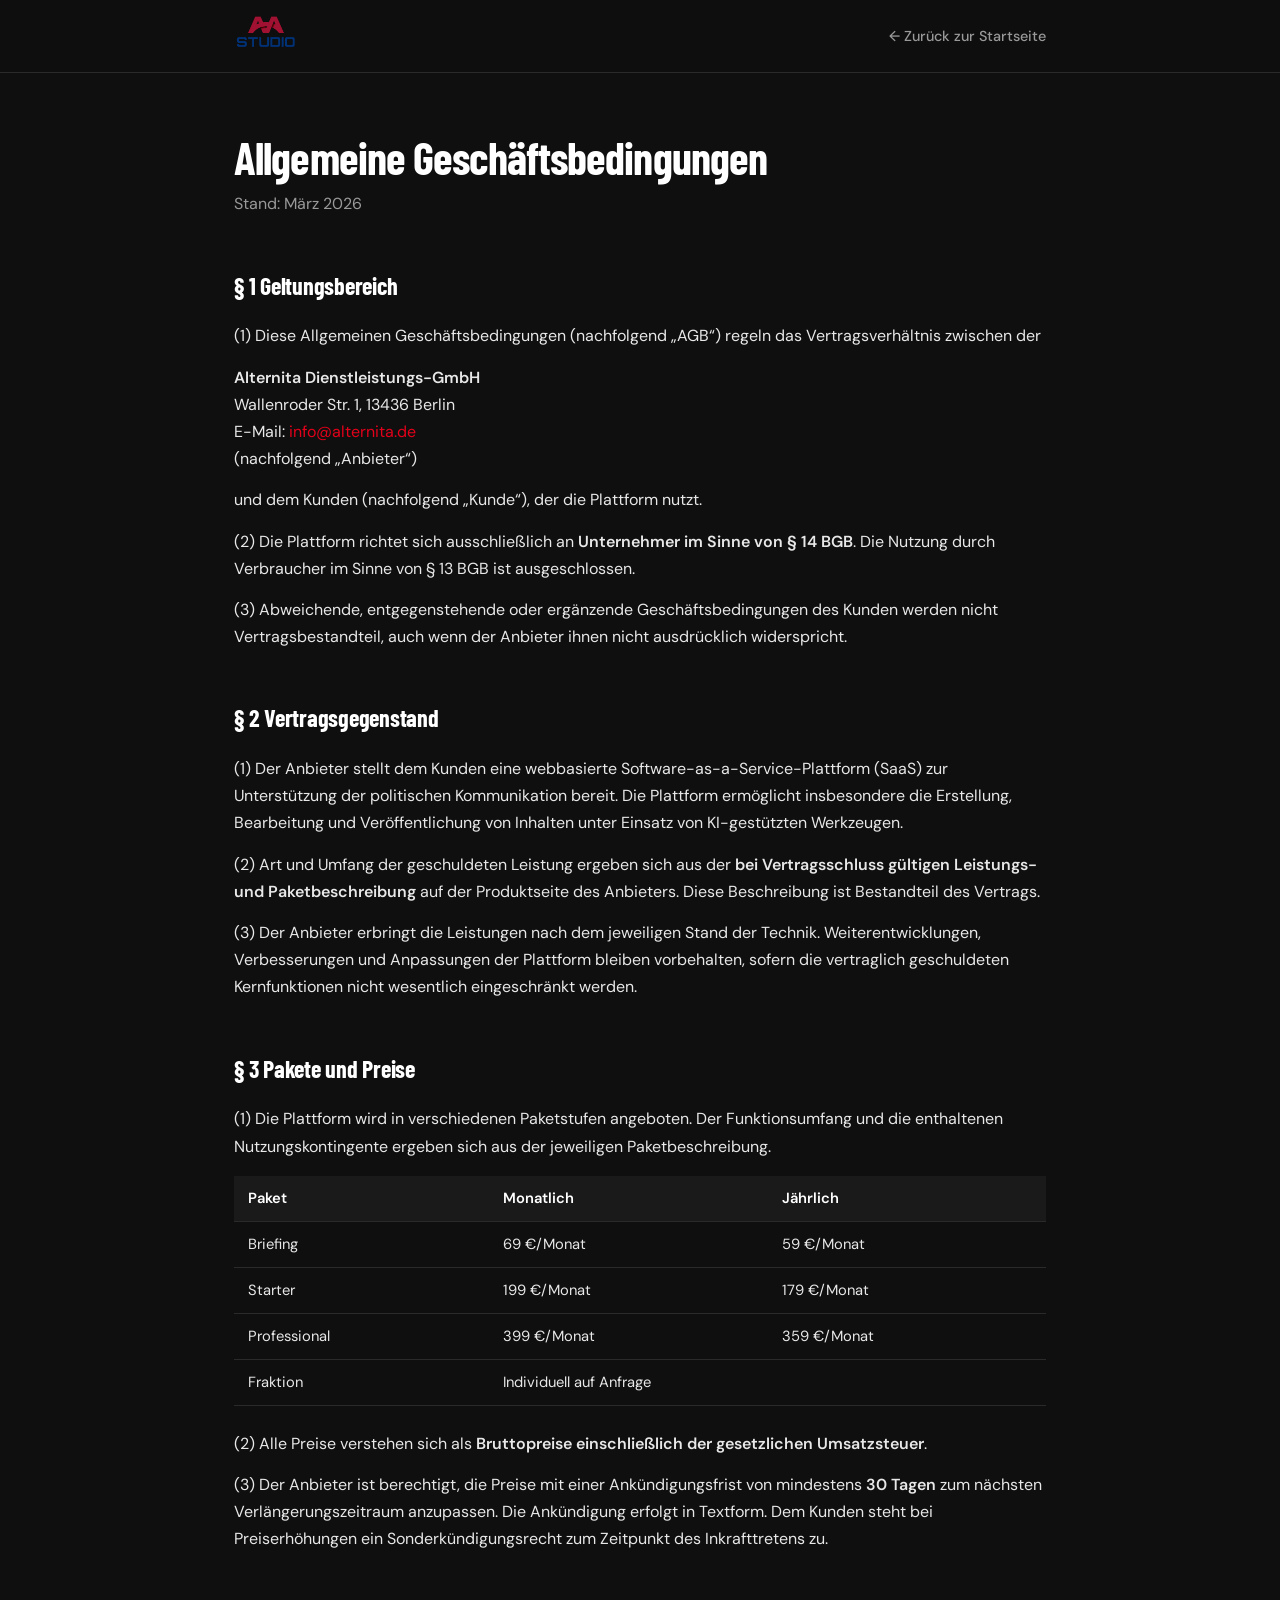
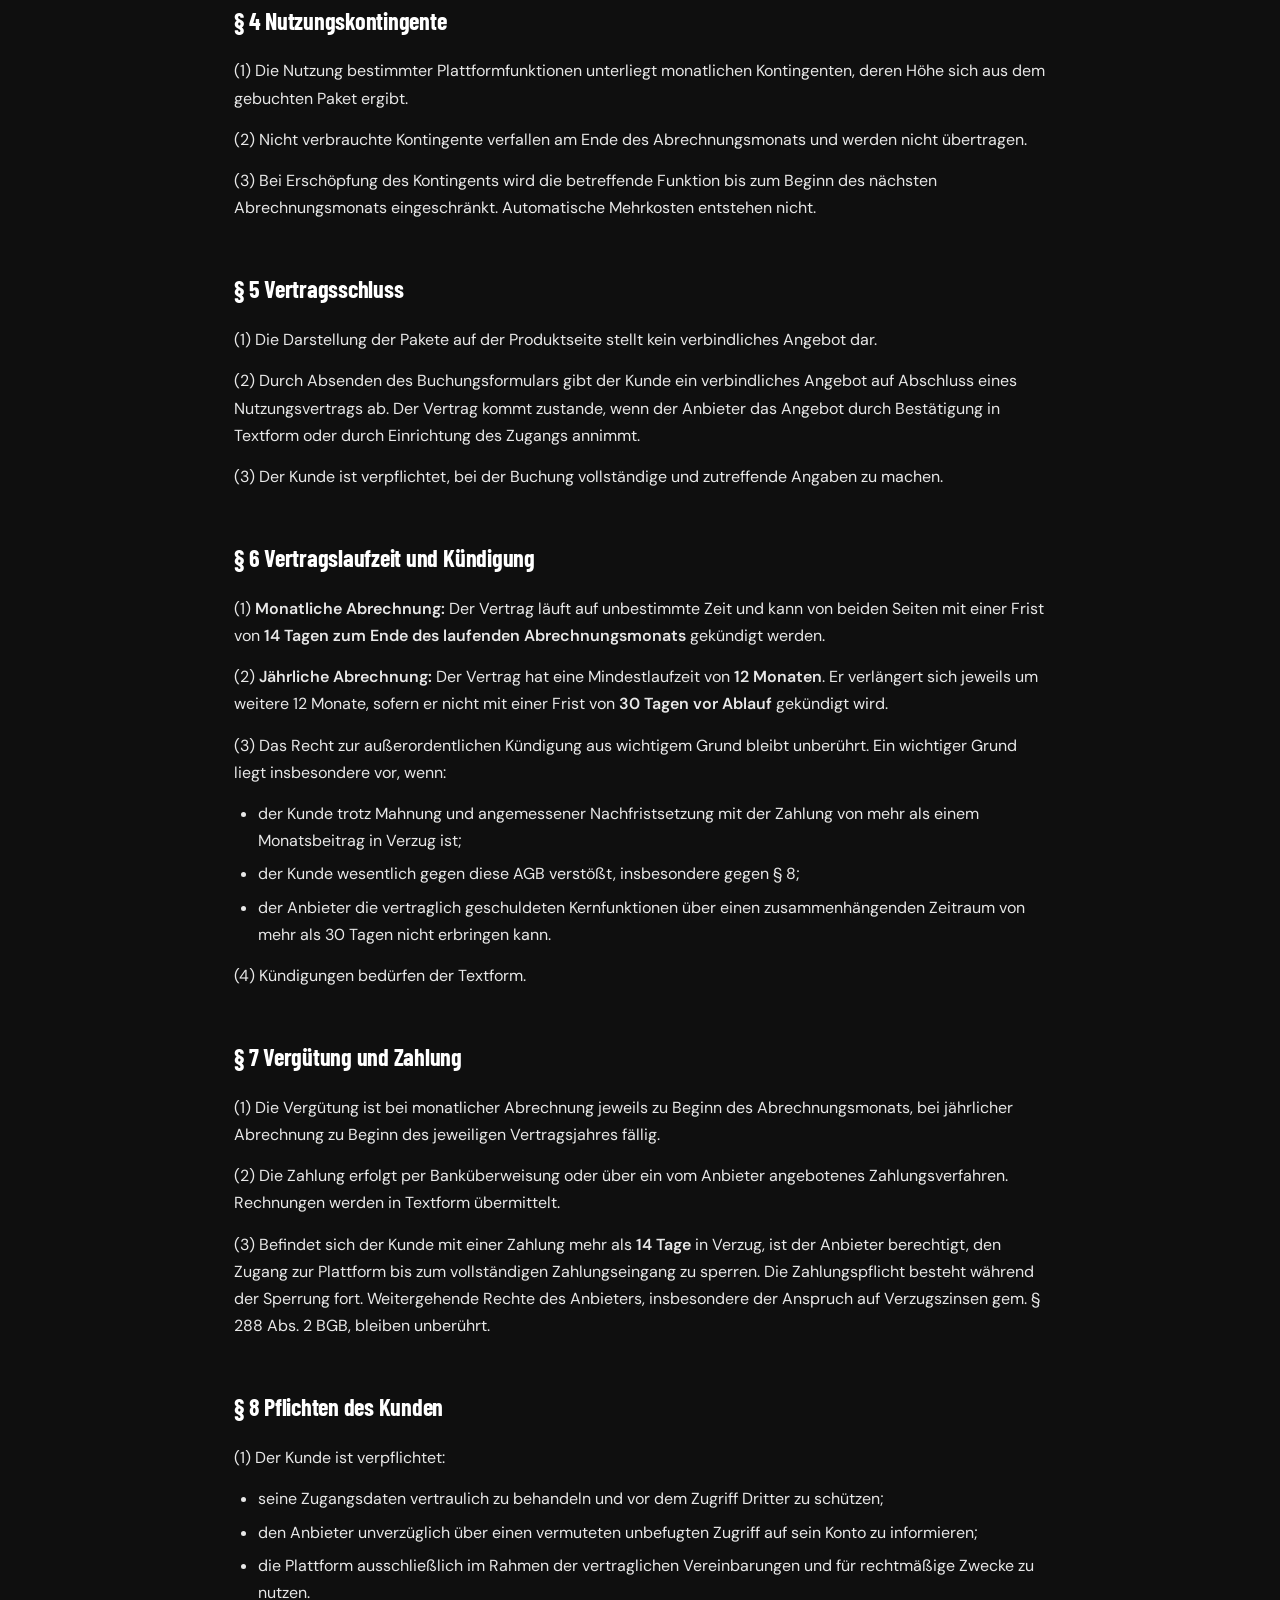
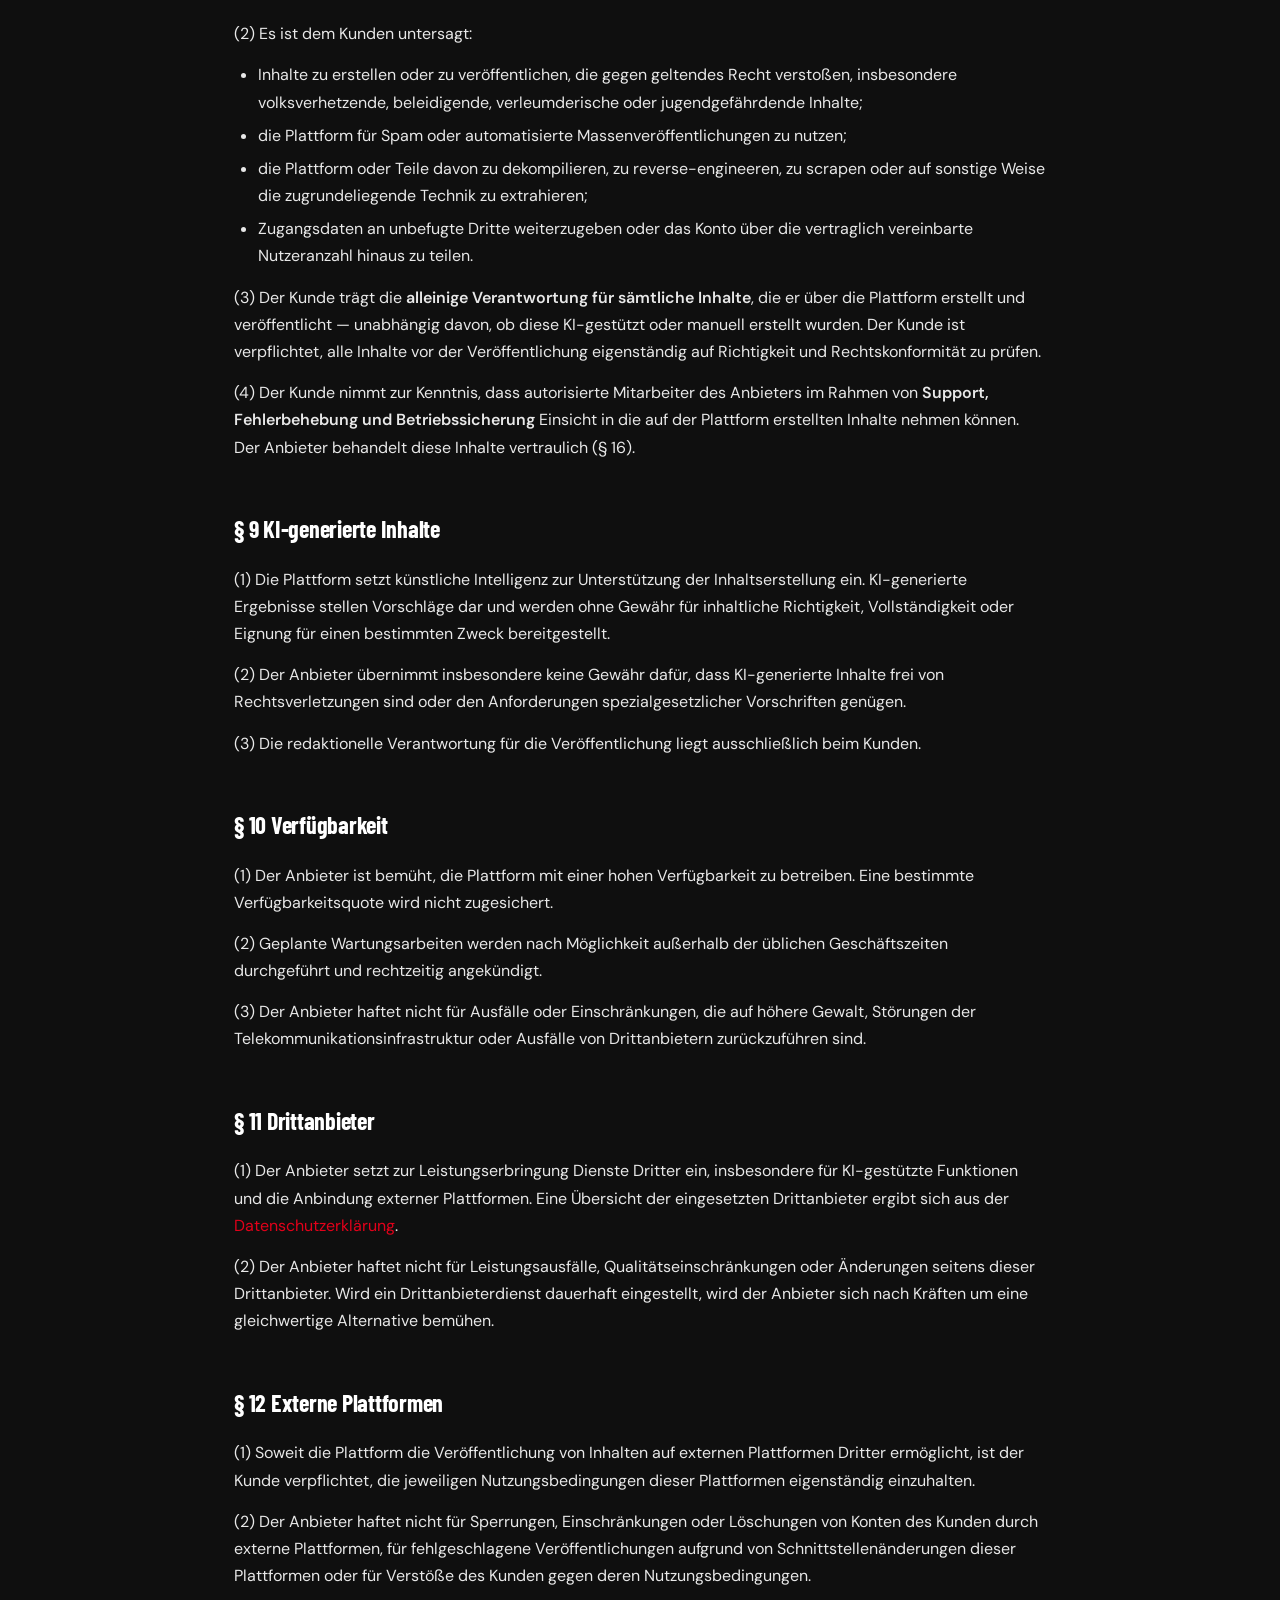
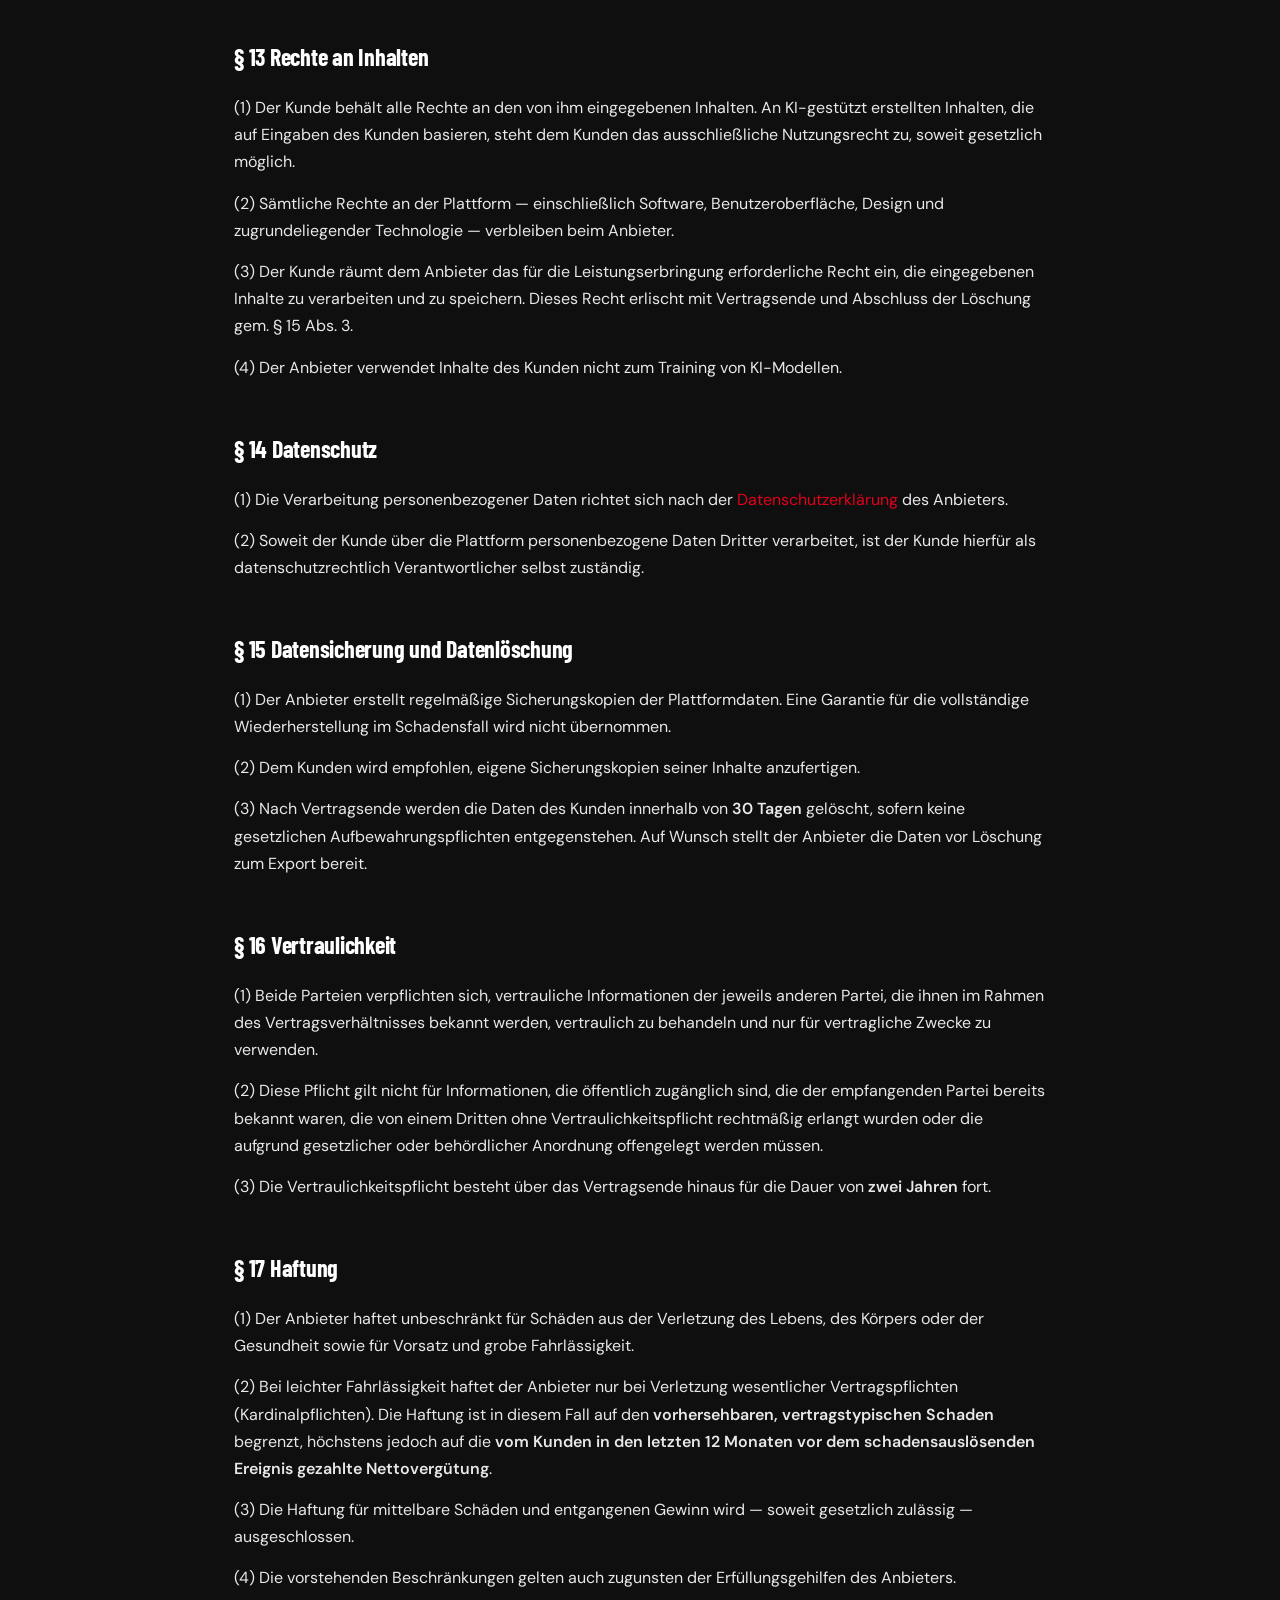
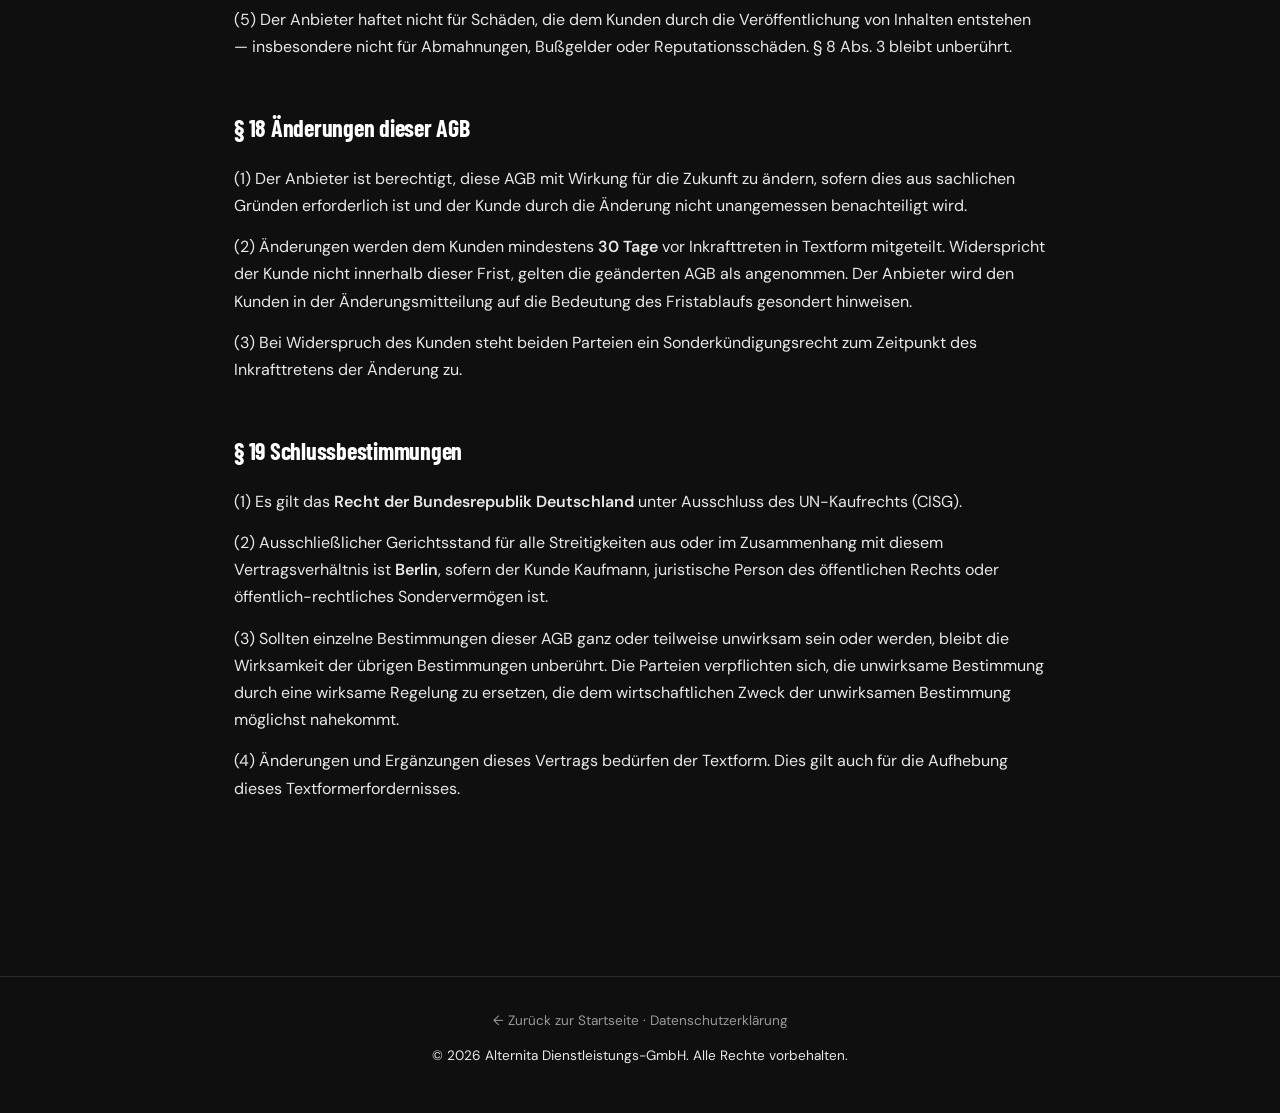
<file: agb.html>
<!DOCTYPE html>
<html lang="de">
<head>
<meta charset="UTF-8">
<meta name="viewport" content="width=device-width, initial-scale=1.0">
<title>Allgemeine Geschäftsbedingungen — Alternita Studio</title>
<link rel="icon" href="/logo.png" type="image/png">
<link rel="stylesheet" href="/fonts/fonts.css">
<style>
*,*::before,*::after{box-sizing:border-box;margin:0;padding:0}
:root{
  --red:#E2001A;
  --bg:#0f0f0f;
  --bg-card:#1a1a1a;
  --text:#e8e8e8;
  --text-muted:#999;
  --border:#2a2a2a;
  --font-head:'Barlow Condensed',sans-serif;
  --font-body:'DM Sans',sans-serif;
  --max-w:860px;
}
html{scroll-behavior:smooth;font-size:16px}
body{font-family:var(--font-body);background:var(--bg);color:var(--text);line-height:1.7;-webkit-font-smoothing:antialiased}
a{color:var(--red);text-decoration:none}
a:hover{text-decoration:underline}
.wrap{max-width:var(--max-w);margin:0 auto;padding:0 24px}
.nav{background:rgba(15,15,15,.92);backdrop-filter:blur(12px);border-bottom:1px solid var(--border);padding:14px 0}
.nav .wrap{display:flex;align-items:center;justify-content:space-between}
.nav-logo{height:36px}
.nav-back{color:var(--text-muted);font-size:.9rem;font-weight:500;transition:color .2s}
.nav-back:hover{color:#fff;text-decoration:none}
.content{padding:60px 0 100px}
h1{font-family:var(--font-head);font-size:clamp(2rem,5vw,2.8rem);font-weight:700;line-height:1.1;letter-spacing:-0.02em;color:#fff;margin-bottom:8px}
.subtitle{color:var(--text-muted);font-size:1rem;margin-bottom:48px}
h2{font-family:var(--font-head);font-size:1.5rem;font-weight:700;color:#fff;margin-top:48px;margin-bottom:16px;letter-spacing:-0.01em}
p,ul,ol{margin-bottom:14px;color:var(--text)}
ul,ol{padding-left:24px}
li{margin-bottom:6px}
table{width:100%;border-collapse:collapse;margin:16px 0 24px}
th,td{text-align:left;padding:10px 14px;border-bottom:1px solid var(--border);font-size:.92rem}
th{color:#fff;font-weight:600;background:var(--bg-card)}
td{color:var(--text)}
.footer{border-top:1px solid var(--border);padding:32px 0;margin-top:60px;text-align:center;color:var(--text-muted);font-size:.85rem}
.footer a{color:var(--text-muted)}
.footer a:hover{color:#fff}
@media(max-width:600px){
  .content{padding:40px 0 60px}
  table{font-size:.82rem}
  th,td{padding:8px 10px}
}
</style>
</head>
<body>

<nav class="nav">
  <div class="wrap">
    <a href="/start"><img src="/logo.png" alt="Alternita Studio" class="nav-logo"></a>
    <a href="/start" class="nav-back">&larr; Zur&uuml;ck zur Startseite</a>
  </div>
</nav>

<main class="content">
<div class="wrap">

<h1>Allgemeine Gesch&auml;ftsbedingungen</h1>
<p class="subtitle">Stand: M&auml;rz 2026</p>

<!-- ========== 1 ========== -->
<h2>&sect; 1 Geltungsbereich</h2>
<p>(1) Diese Allgemeinen Gesch&auml;ftsbedingungen (nachfolgend &bdquo;AGB&ldquo;) regeln das Vertragsverh&auml;ltnis zwischen der</p>
<p>
  <strong>Alternita Dienstleistungs-GmbH</strong><br>
  Wallenroder Str. 1, 13436 Berlin<br>
  E-Mail: <a href="mailto:info@alternita.de">info@alternita.de</a><br>
  (nachfolgend &bdquo;Anbieter&ldquo;)
</p>
<p>und dem Kunden (nachfolgend &bdquo;Kunde&ldquo;), der die Plattform nutzt.</p>
<p>(2) Die Plattform richtet sich ausschlie&szlig;lich an <strong>Unternehmer im Sinne von &sect; 14 BGB</strong>. Die Nutzung durch Verbraucher im Sinne von &sect; 13 BGB ist ausgeschlossen.</p>
<p>(3) Abweichende, entgegenstehende oder erg&auml;nzende Gesch&auml;ftsbedingungen des Kunden werden nicht Vertragsbestandteil, auch wenn der Anbieter ihnen nicht ausdr&uuml;cklich widerspricht.</p>

<!-- ========== 2 ========== -->
<h2>&sect; 2 Vertragsgegenstand</h2>
<p>(1) Der Anbieter stellt dem Kunden eine webbasierte Software-as-a-Service-Plattform (SaaS) zur Unterst&uuml;tzung der politischen Kommunikation bereit. Die Plattform erm&ouml;glicht insbesondere die Erstellung, Bearbeitung und Ver&ouml;ffentlichung von Inhalten unter Einsatz von KI-gest&uuml;tzten Werkzeugen.</p>
<p>(2) Art und Umfang der geschuldeten Leistung ergeben sich aus der <strong>bei Vertragsschluss g&uuml;ltigen Leistungs- und Paketbeschreibung</strong> auf der Produktseite des Anbieters. Diese Beschreibung ist Bestandteil des Vertrags.</p>
<p>(3) Der Anbieter erbringt die Leistungen nach dem jeweiligen Stand der Technik. Weiterentwicklungen, Verbesserungen und Anpassungen der Plattform bleiben vorbehalten, sofern die vertraglich geschuldeten Kernfunktionen nicht wesentlich eingeschr&auml;nkt werden.</p>

<!-- ========== 3 ========== -->
<h2>&sect; 3 Pakete und Preise</h2>
<p>(1) Die Plattform wird in verschiedenen Paketstufen angeboten. Der Funktionsumfang und die enthaltenen Nutzungskontingente ergeben sich aus der jeweiligen Paketbeschreibung.</p>
<table>
  <thead>
    <tr><th>Paket</th><th>Monatlich</th><th>J&auml;hrlich</th></tr>
  </thead>
  <tbody>
    <tr><td>Briefing</td><td>69 &euro;/Monat</td><td>59 &euro;/Monat</td></tr>
    <tr><td>Starter</td><td>199 &euro;/Monat</td><td>179 &euro;/Monat</td></tr>
    <tr><td>Professional</td><td>399 &euro;/Monat</td><td>359 &euro;/Monat</td></tr>
    <tr><td>Fraktion</td><td colspan="2">Individuell auf Anfrage</td></tr>
  </tbody>
</table>
<p>(2) Alle Preise verstehen sich als <strong>Bruttopreise einschlie&szlig;lich der gesetzlichen Umsatzsteuer</strong>.</p>
<p>(3) Der Anbieter ist berechtigt, die Preise mit einer Ank&uuml;ndigungsfrist von mindestens <strong>30 Tagen</strong> zum n&auml;chsten Verl&auml;ngerungszeitraum anzupassen. Die Ank&uuml;ndigung erfolgt in Textform. Dem Kunden steht bei Preiserh&ouml;hungen ein Sonderk&uuml;ndigungsrecht zum Zeitpunkt des Inkrafttretens zu.</p>

<!-- ========== 4 ========== -->
<h2>&sect; 4 Nutzungskontingente</h2>
<p>(1) Die Nutzung bestimmter Plattformfunktionen unterliegt monatlichen Kontingenten, deren H&ouml;he sich aus dem gebuchten Paket ergibt.</p>
<p>(2) Nicht verbrauchte Kontingente verfallen am Ende des Abrechnungsmonats und werden nicht &uuml;bertragen.</p>
<p>(3) Bei Ersch&ouml;pfung des Kontingents wird die betreffende Funktion bis zum Beginn des n&auml;chsten Abrechnungsmonats eingeschr&auml;nkt. Automatische Mehrkosten entstehen nicht.</p>

<!-- ========== 5 ========== -->
<h2>&sect; 5 Vertragsschluss</h2>
<p>(1) Die Darstellung der Pakete auf der Produktseite stellt kein verbindliches Angebot dar.</p>
<p>(2) Durch Absenden des Buchungsformulars gibt der Kunde ein verbindliches Angebot auf Abschluss eines Nutzungsvertrags ab. Der Vertrag kommt zustande, wenn der Anbieter das Angebot durch Best&auml;tigung in Textform oder durch Einrichtung des Zugangs annimmt.</p>
<p>(3) Der Kunde ist verpflichtet, bei der Buchung vollst&auml;ndige und zutreffende Angaben zu machen.</p>

<!-- ========== 6 ========== -->
<h2>&sect; 6 Vertragslaufzeit und K&uuml;ndigung</h2>
<p>(1) <strong>Monatliche Abrechnung:</strong> Der Vertrag l&auml;uft auf unbestimmte Zeit und kann von beiden Seiten mit einer Frist von <strong>14 Tagen zum Ende des laufenden Abrechnungsmonats</strong> gek&uuml;ndigt werden.</p>
<p>(2) <strong>J&auml;hrliche Abrechnung:</strong> Der Vertrag hat eine Mindestlaufzeit von <strong>12 Monaten</strong>. Er verl&auml;ngert sich jeweils um weitere 12 Monate, sofern er nicht mit einer Frist von <strong>30 Tagen vor Ablauf</strong> gek&uuml;ndigt wird.</p>
<p>(3) Das Recht zur au&szlig;erordentlichen K&uuml;ndigung aus wichtigem Grund bleibt unber&uuml;hrt. Ein wichtiger Grund liegt insbesondere vor, wenn:</p>
<ul>
  <li>der Kunde trotz Mahnung und angemessener Nachfristsetzung mit der Zahlung von mehr als einem Monatsbeitrag in Verzug ist;</li>
  <li>der Kunde wesentlich gegen diese AGB verst&ouml;&szlig;t, insbesondere gegen &sect; 8;</li>
  <li>der Anbieter die vertraglich geschuldeten Kernfunktionen &uuml;ber einen zusammenh&auml;ngenden Zeitraum von mehr als 30 Tagen nicht erbringen kann.</li>
</ul>
<p>(4) K&uuml;ndigungen bed&uuml;rfen der Textform.</p>

<!-- ========== 7 ========== -->
<h2>&sect; 7 Verg&uuml;tung und Zahlung</h2>
<p>(1) Die Verg&uuml;tung ist bei monatlicher Abrechnung jeweils zu Beginn des Abrechnungsmonats, bei j&auml;hrlicher Abrechnung zu Beginn des jeweiligen Vertragsjahres f&auml;llig.</p>
<p>(2) Die Zahlung erfolgt per Bank&uuml;berweisung oder &uuml;ber ein vom Anbieter angebotenes Zahlungsverfahren. Rechnungen werden in Textform &uuml;bermittelt.</p>
<p>(3) Befindet sich der Kunde mit einer Zahlung mehr als <strong>14 Tage</strong> in Verzug, ist der Anbieter berechtigt, den Zugang zur Plattform bis zum vollst&auml;ndigen Zahlungseingang zu sperren. Die Zahlungspflicht besteht w&auml;hrend der Sperrung fort. Weitergehende Rechte des Anbieters, insbesondere der Anspruch auf Verzugszinsen gem. &sect; 288 Abs. 2 BGB, bleiben unber&uuml;hrt.</p>

<!-- ========== 8 ========== -->
<h2>&sect; 8 Pflichten des Kunden</h2>
<p>(1) Der Kunde ist verpflichtet:</p>
<ul>
  <li>seine Zugangsdaten vertraulich zu behandeln und vor dem Zugriff Dritter zu sch&uuml;tzen;</li>
  <li>den Anbieter unverz&uuml;glich &uuml;ber einen vermuteten unbefugten Zugriff auf sein Konto zu informieren;</li>
  <li>die Plattform ausschlie&szlig;lich im Rahmen der vertraglichen Vereinbarungen und f&uuml;r rechtm&auml;&szlig;ige Zwecke zu nutzen.</li>
</ul>
<p>(2) Es ist dem Kunden untersagt:</p>
<ul>
  <li>Inhalte zu erstellen oder zu ver&ouml;ffentlichen, die gegen geltendes Recht versto&szlig;en, insbesondere volksverhetzende, beleidigende, verleumderische oder jugendgef&auml;hrdende Inhalte;</li>
  <li>die Plattform f&uuml;r Spam oder automatisierte Massenver&ouml;ffentlichungen zu nutzen;</li>
  <li>die Plattform oder Teile davon zu dekompilieren, zu reverse-engineeren, zu scrapen oder auf sonstige Weise die zugrundeliegende Technik zu extrahieren;</li>
  <li>Zugangsdaten an unbefugte Dritte weiterzugeben oder das Konto &uuml;ber die vertraglich vereinbarte Nutzeranzahl hinaus zu teilen.</li>
</ul>
<p>(3) Der Kunde tr&auml;gt die <strong>alleinige Verantwortung f&uuml;r s&auml;mtliche Inhalte</strong>, die er &uuml;ber die Plattform erstellt und ver&ouml;ffentlicht &mdash; unabh&auml;ngig davon, ob diese KI-gest&uuml;tzt oder manuell erstellt wurden. Der Kunde ist verpflichtet, alle Inhalte vor der Ver&ouml;ffentlichung eigenst&auml;ndig auf Richtigkeit und Rechtskonformit&auml;t zu pr&uuml;fen.</p>
<p>(4) Der Kunde nimmt zur Kenntnis, dass autorisierte Mitarbeiter des Anbieters im Rahmen von <strong>Support, Fehlerbehebung und Betriebssicherung</strong> Einsicht in die auf der Plattform erstellten Inhalte nehmen k&ouml;nnen. Der Anbieter behandelt diese Inhalte vertraulich (&sect; 16).</p>

<!-- ========== 9 ========== -->
<h2>&sect; 9 KI-generierte Inhalte</h2>
<p>(1) Die Plattform setzt k&uuml;nstliche Intelligenz zur Unterst&uuml;tzung der Inhaltserstellung ein. KI-generierte Ergebnisse stellen Vorschl&auml;ge dar und werden ohne Gew&auml;hr f&uuml;r inhaltliche Richtigkeit, Vollst&auml;ndigkeit oder Eignung f&uuml;r einen bestimmten Zweck bereitgestellt.</p>
<p>(2) Der Anbieter &uuml;bernimmt insbesondere keine Gew&auml;hr daf&uuml;r, dass KI-generierte Inhalte frei von Rechtsverletzungen sind oder den Anforderungen spezialgesetzlicher Vorschriften gen&uuml;gen.</p>
<p>(3) Die redaktionelle Verantwortung f&uuml;r die Ver&ouml;ffentlichung liegt ausschlie&szlig;lich beim Kunden.</p>

<!-- ========== 10 ========== -->
<h2>&sect; 10 Verf&uuml;gbarkeit</h2>
<p>(1) Der Anbieter ist bem&uuml;ht, die Plattform mit einer hohen Verf&uuml;gbarkeit zu betreiben. Eine bestimmte Verf&uuml;gbarkeitsquote wird nicht zugesichert.</p>
<p>(2) Geplante Wartungsarbeiten werden nach M&ouml;glichkeit au&szlig;erhalb der &uuml;blichen Gesch&auml;ftszeiten durchgef&uuml;hrt und rechtzeitig angek&uuml;ndigt.</p>
<p>(3) Der Anbieter haftet nicht f&uuml;r Ausf&auml;lle oder Einschr&auml;nkungen, die auf h&ouml;here Gewalt, St&ouml;rungen der Telekommunikationsinfrastruktur oder Ausf&auml;lle von Drittanbietern zur&uuml;ckzuf&uuml;hren sind.</p>

<!-- ========== 11 ========== -->
<h2>&sect; 11 Drittanbieter</h2>
<p>(1) Der Anbieter setzt zur Leistungserbringung Dienste Dritter ein, insbesondere f&uuml;r KI-gest&uuml;tzte Funktionen und die Anbindung externer Plattformen. Eine &Uuml;bersicht der eingesetzten Drittanbieter ergibt sich aus der <a href="/datenschutz">Datenschutzerkl&auml;rung</a>.</p>
<p>(2) Der Anbieter haftet nicht f&uuml;r Leistungsausf&auml;lle, Qualit&auml;tseinschr&auml;nkungen oder &Auml;nderungen seitens dieser Drittanbieter. Wird ein Drittanbieterdienst dauerhaft eingestellt, wird der Anbieter sich nach Kr&auml;ften um eine gleichwertige Alternative bem&uuml;hen.</p>

<!-- ========== 12 ========== -->
<h2>&sect; 12 Externe Plattformen</h2>
<p>(1) Soweit die Plattform die Ver&ouml;ffentlichung von Inhalten auf externen Plattformen Dritter erm&ouml;glicht, ist der Kunde verpflichtet, die jeweiligen Nutzungsbedingungen dieser Plattformen eigenst&auml;ndig einzuhalten.</p>
<p>(2) Der Anbieter haftet nicht f&uuml;r Sperrungen, Einschr&auml;nkungen oder L&ouml;schungen von Konten des Kunden durch externe Plattformen, f&uuml;r fehlgeschlagene Ver&ouml;ffentlichungen aufgrund von Schnittstellenänderungen dieser Plattformen oder f&uuml;r Verst&ouml;&szlig;e des Kunden gegen deren Nutzungsbedingungen.</p>

<!-- ========== 13 ========== -->
<h2>&sect; 13 Rechte an Inhalten</h2>
<p>(1) Der Kunde beh&auml;lt alle Rechte an den von ihm eingegebenen Inhalten. An KI-gest&uuml;tzt erstellten Inhalten, die auf Eingaben des Kunden basieren, steht dem Kunden das ausschlie&szlig;liche Nutzungsrecht zu, soweit gesetzlich m&ouml;glich.</p>
<p>(2) S&auml;mtliche Rechte an der Plattform &mdash; einschlie&szlig;lich Software, Benutzeroberfl&auml;che, Design und zugrundeliegender Technologie &mdash; verbleiben beim Anbieter.</p>
<p>(3) Der Kunde r&auml;umt dem Anbieter das f&uuml;r die Leistungserbringung erforderliche Recht ein, die eingegebenen Inhalte zu verarbeiten und zu speichern. Dieses Recht erlischt mit Vertragsende und Abschluss der L&ouml;schung gem. &sect; 15 Abs. 3.</p>
<p>(4) Der Anbieter verwendet Inhalte des Kunden nicht zum Training von KI-Modellen.</p>

<!-- ========== 14 ========== -->
<h2>&sect; 14 Datenschutz</h2>
<p>(1) Die Verarbeitung personenbezogener Daten richtet sich nach der <a href="/datenschutz">Datenschutzerkl&auml;rung</a> des Anbieters.</p>
<p>(2) Soweit der Kunde &uuml;ber die Plattform personenbezogene Daten Dritter verarbeitet, ist der Kunde hierf&uuml;r als datenschutzrechtlich Verantwortlicher selbst zust&auml;ndig.</p>

<!-- ========== 15 ========== -->
<h2>&sect; 15 Datensicherung und Datenl&ouml;schung</h2>
<p>(1) Der Anbieter erstellt regelm&auml;&szlig;ige Sicherungskopien der Plattformdaten. Eine Garantie f&uuml;r die vollst&auml;ndige Wiederherstellung im Schadensfall wird nicht &uuml;bernommen.</p>
<p>(2) Dem Kunden wird empfohlen, eigene Sicherungskopien seiner Inhalte anzufertigen.</p>
<p>(3) Nach Vertragsende werden die Daten des Kunden innerhalb von <strong>30 Tagen</strong> gel&ouml;scht, sofern keine gesetzlichen Aufbewahrungspflichten entgegenstehen. Auf Wunsch stellt der Anbieter die Daten vor L&ouml;schung zum Export bereit.</p>

<!-- ========== 16 ========== -->
<h2>&sect; 16 Vertraulichkeit</h2>
<p>(1) Beide Parteien verpflichten sich, vertrauliche Informationen der jeweils anderen Partei, die ihnen im Rahmen des Vertragsverh&auml;ltnisses bekannt werden, vertraulich zu behandeln und nur f&uuml;r vertragliche Zwecke zu verwenden.</p>
<p>(2) Diese Pflicht gilt nicht f&uuml;r Informationen, die &ouml;ffentlich zug&auml;nglich sind, die der empfangenden Partei bereits bekannt waren, die von einem Dritten ohne Vertraulichkeitspflicht rechtm&auml;&szlig;ig erlangt wurden oder die aufgrund gesetzlicher oder beh&ouml;rdlicher Anordnung offengelegt werden m&uuml;ssen.</p>
<p>(3) Die Vertraulichkeitspflicht besteht &uuml;ber das Vertragsende hinaus f&uuml;r die Dauer von <strong>zwei Jahren</strong> fort.</p>

<!-- ========== 17 ========== -->
<h2>&sect; 17 Haftung</h2>
<p>(1) Der Anbieter haftet unbeschr&auml;nkt f&uuml;r Sch&auml;den aus der Verletzung des Lebens, des K&ouml;rpers oder der Gesundheit sowie f&uuml;r Vorsatz und grobe Fahrl&auml;ssigkeit.</p>
<p>(2) Bei leichter Fahrl&auml;ssigkeit haftet der Anbieter nur bei Verletzung wesentlicher Vertragspflichten (Kardinalpflichten). Die Haftung ist in diesem Fall auf den <strong>vorhersehbaren, vertragstypischen Schaden</strong> begrenzt, h&ouml;chstens jedoch auf die <strong>vom Kunden in den letzten 12 Monaten vor dem schadensausl&ouml;senden Ereignis gezahlte Nettoverg&uuml;tung</strong>.</p>
<p>(3) Die Haftung f&uuml;r mittelbare Sch&auml;den und entgangenen Gewinn wird &mdash; soweit gesetzlich zul&auml;ssig &mdash; ausgeschlossen.</p>
<p>(4) Die vorstehenden Beschr&auml;nkungen gelten auch zugunsten der Erf&uuml;llungsgehilfen des Anbieters.</p>
<p>(5) Der Anbieter haftet nicht f&uuml;r Sch&auml;den, die dem Kunden durch die Ver&ouml;ffentlichung von Inhalten entstehen &mdash; insbesondere nicht f&uuml;r Abmahnungen, Bu&szlig;gelder oder Reputationssch&auml;den. &sect; 8 Abs. 3 bleibt unber&uuml;hrt.</p>

<!-- ========== 18 ========== -->
<h2>&sect; 18 &Auml;nderungen dieser AGB</h2>
<p>(1) Der Anbieter ist berechtigt, diese AGB mit Wirkung f&uuml;r die Zukunft zu &auml;ndern, sofern dies aus sachlichen Gr&uuml;nden erforderlich ist und der Kunde durch die &Auml;nderung nicht unangemessen benachteiligt wird.</p>
<p>(2) &Auml;nderungen werden dem Kunden mindestens <strong>30 Tage</strong> vor Inkrafttreten in Textform mitgeteilt. Widerspricht der Kunde nicht innerhalb dieser Frist, gelten die ge&auml;nderten AGB als angenommen. Der Anbieter wird den Kunden in der &Auml;nderungsmitteilung auf die Bedeutung des Fristablaufs gesondert hinweisen.</p>
<p>(3) Bei Widerspruch des Kunden steht beiden Parteien ein Sonderk&uuml;ndigungsrecht zum Zeitpunkt des Inkrafttretens der &Auml;nderung zu.</p>

<!-- ========== 19 ========== -->
<h2>&sect; 19 Schlussbestimmungen</h2>
<p>(1) Es gilt das <strong>Recht der Bundesrepublik Deutschland</strong> unter Ausschluss des UN-Kaufrechts (CISG).</p>
<p>(2) Ausschlie&szlig;licher Gerichtsstand f&uuml;r alle Streitigkeiten aus oder im Zusammenhang mit diesem Vertragsverh&auml;ltnis ist <strong>Berlin</strong>, sofern der Kunde Kaufmann, juristische Person des &ouml;ffentlichen Rechts oder &ouml;ffentlich-rechtliches Sonderverm&ouml;gen ist.</p>
<p>(3) Sollten einzelne Bestimmungen dieser AGB ganz oder teilweise unwirksam sein oder werden, bleibt die Wirksamkeit der &uuml;brigen Bestimmungen unber&uuml;hrt. Die Parteien verpflichten sich, die unwirksame Bestimmung durch eine wirksame Regelung zu ersetzen, die dem wirtschaftlichen Zweck der unwirksamen Bestimmung m&ouml;glichst nahekommt.</p>
<p>(4) &Auml;nderungen und Erg&auml;nzungen dieses Vertrags bed&uuml;rfen der Textform. Dies gilt auch f&uuml;r die Aufhebung dieses Textformerfordernisses.</p>

</div>
</main>

<div class="footer">
  <div class="wrap">
    <a href="/start">&larr; Zur&uuml;ck zur Startseite</a> &middot; <a href="/datenschutz">Datenschutzerkl&auml;rung</a>
    <p style="margin-top:12px">&copy; 2026 Alternita Dienstleistungs-GmbH. Alle Rechte vorbehalten.</p>
  </div>
</div>

</body>
</html>
</file>
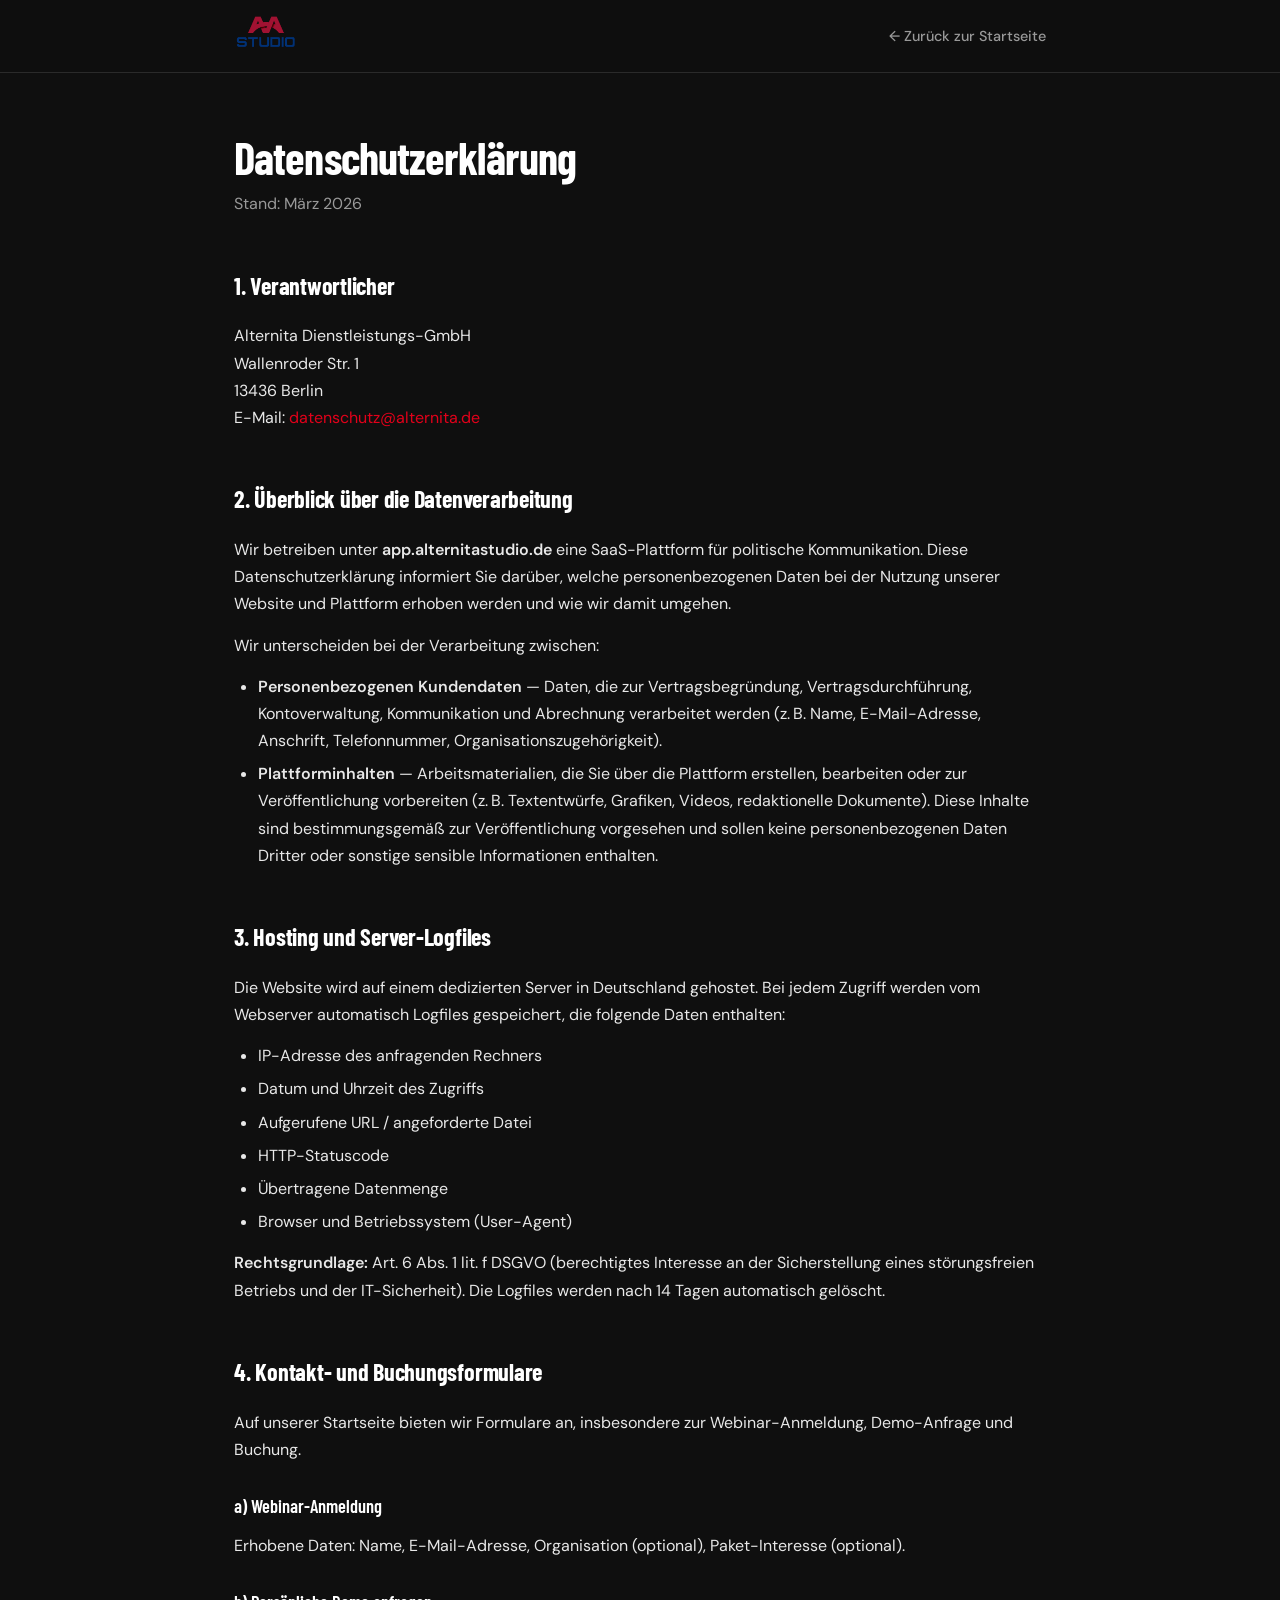
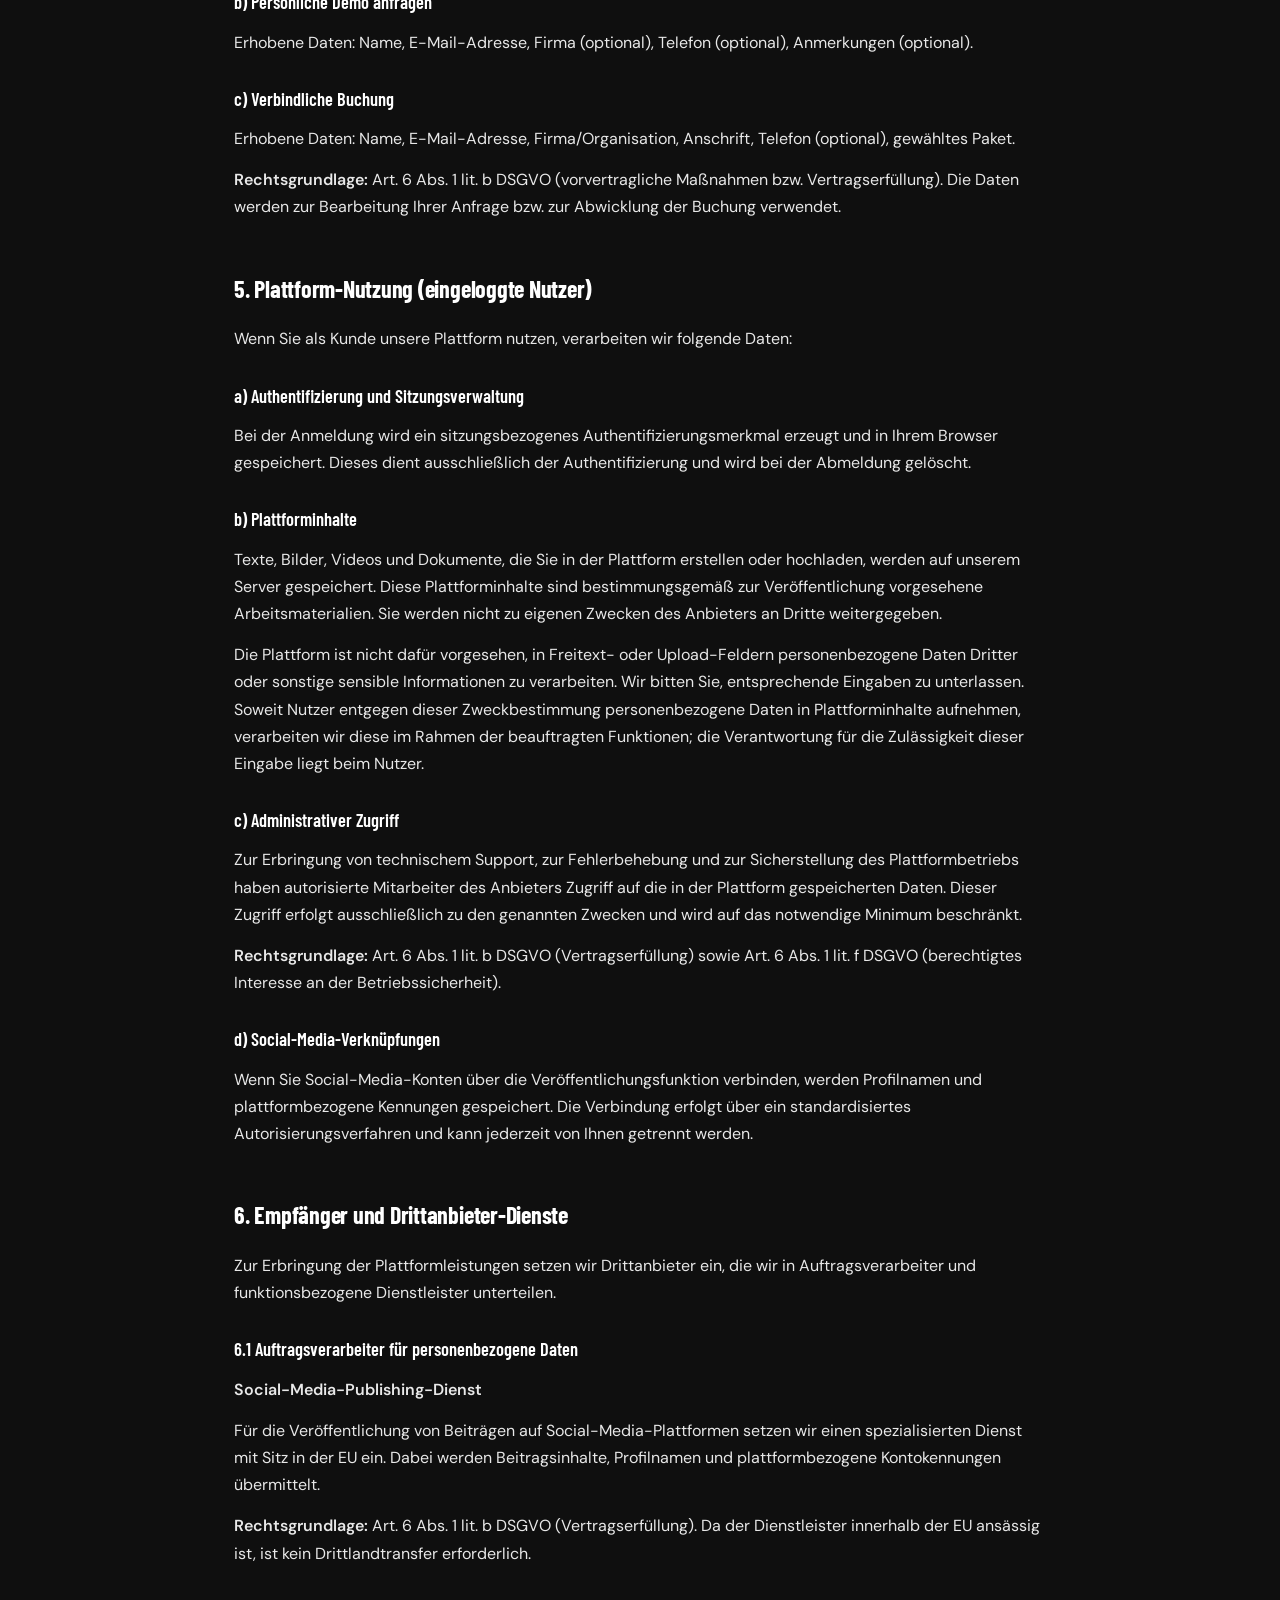
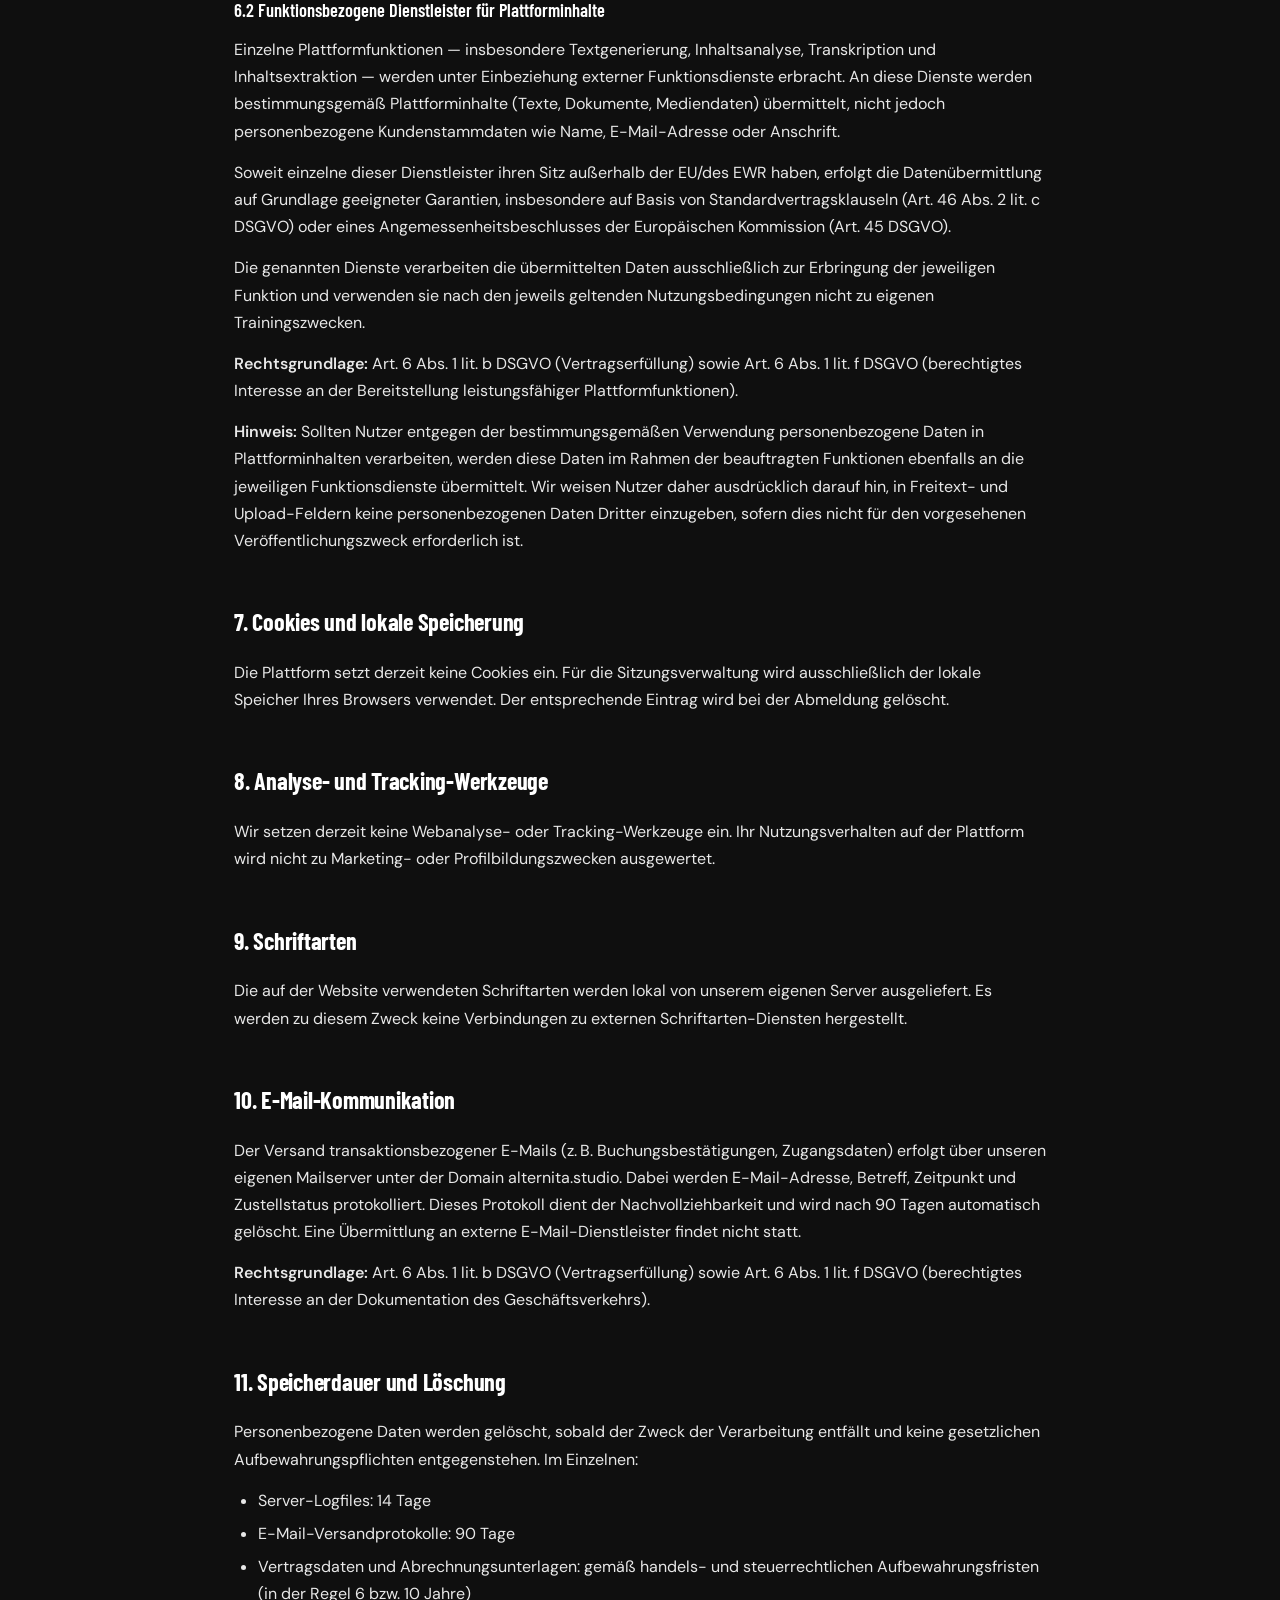
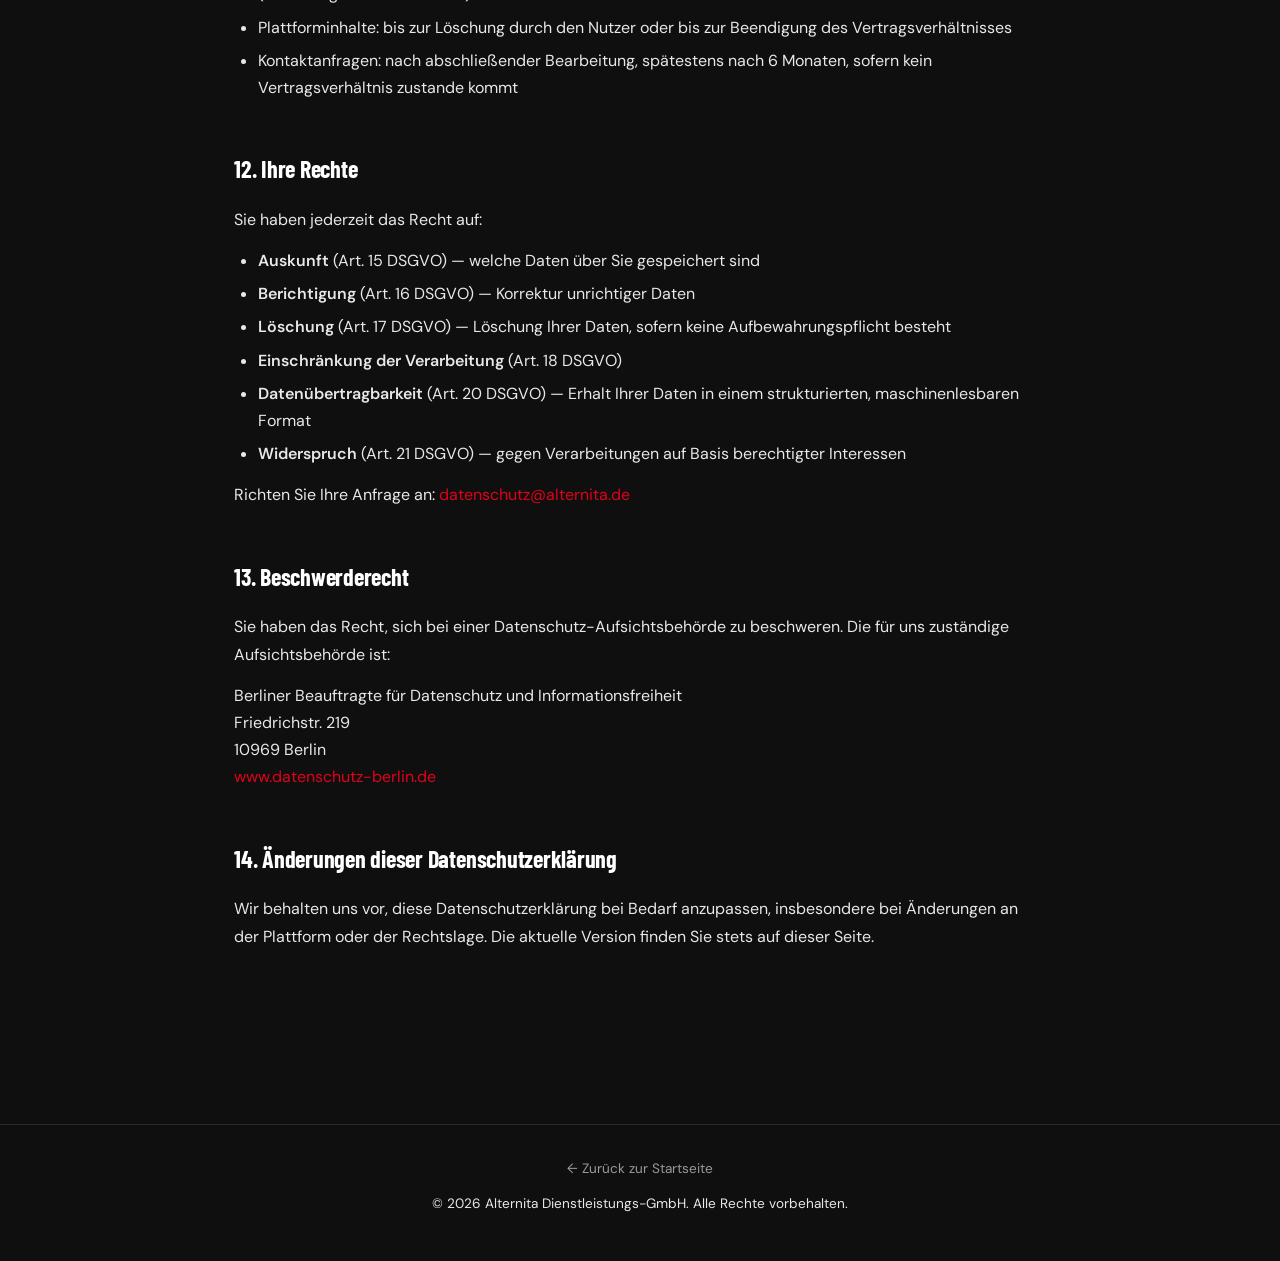
<file: datenschutz.html>
<!DOCTYPE html>
<html lang="de">
<head>
<meta charset="UTF-8">
<meta name="viewport" content="width=device-width, initial-scale=1.0">
<title>Datenschutzerklärung — Alternita Studio</title>
<link rel="icon" href="/logo.png" type="image/png">
<link rel="stylesheet" href="/fonts/fonts.css">
<style>
*,*::before,*::after{box-sizing:border-box;margin:0;padding:0}
:root{
  --red:#E2001A;
  --bg:#0f0f0f;
  --bg-card:#1a1a1a;
  --text:#e8e8e8;
  --text-muted:#999;
  --border:#2a2a2a;
  --font-head:'Barlow Condensed',sans-serif;
  --font-body:'DM Sans',sans-serif;
  --max-w:860px;
}
html{scroll-behavior:smooth;font-size:16px}
body{font-family:var(--font-body);background:var(--bg);color:var(--text);line-height:1.7;-webkit-font-smoothing:antialiased}
a{color:var(--red);text-decoration:none}
a:hover{text-decoration:underline}
.wrap{max-width:var(--max-w);margin:0 auto;padding:0 24px}
.nav{background:rgba(15,15,15,.92);backdrop-filter:blur(12px);border-bottom:1px solid var(--border);padding:14px 0}
.nav .wrap{display:flex;align-items:center;justify-content:space-between}
.nav-logo{height:36px}
.nav-back{color:var(--text-muted);font-size:.9rem;font-weight:500;transition:color .2s}
.nav-back:hover{color:#fff;text-decoration:none}
.content{padding:60px 0 100px}
h1{font-family:var(--font-head);font-size:clamp(2rem,5vw,2.8rem);font-weight:700;line-height:1.1;letter-spacing:-0.02em;color:#fff;margin-bottom:8px}
.subtitle{color:var(--text-muted);font-size:1rem;margin-bottom:48px}
h2{font-family:var(--font-head);font-size:1.5rem;font-weight:700;color:#fff;margin-top:48px;margin-bottom:16px;letter-spacing:-0.01em}
h3{font-family:var(--font-head);font-size:1.15rem;font-weight:600;color:#fff;margin-top:28px;margin-bottom:10px}
p,ul,ol{margin-bottom:14px;color:var(--text)}
ul{padding-left:24px}
li{margin-bottom:6px}
table{width:100%;border-collapse:collapse;margin:16px 0 24px}
th,td{text-align:left;padding:10px 14px;border-bottom:1px solid var(--border);font-size:.92rem}
th{color:#fff;font-weight:600;background:var(--bg-card)}
td{color:var(--text)}
.footer{border-top:1px solid var(--border);padding:32px 0;margin-top:60px;text-align:center;color:var(--text-muted);font-size:.85rem}
.footer a{color:var(--text-muted)}
.footer a:hover{color:#fff}
@media(max-width:600px){
  .content{padding:40px 0 60px}
  table{font-size:.82rem}
  th,td{padding:8px 10px}
}
</style>
</head>
<body>

<nav class="nav">
  <div class="wrap">
    <a href="/start"><img src="/logo.png" alt="Alternita Studio" class="nav-logo"></a>
    <a href="/start" class="nav-back">&larr; Zurück zur Startseite</a>
  </div>
</nav>

<main class="content">
<div class="wrap">

<h1>Datenschutzerklärung</h1>
<p class="subtitle">Stand: März 2026</p>

<h2>1. Verantwortlicher</h2>
<p>
  Alternita Dienstleistungs-GmbH<br>
  Wallenroder Str. 1<br>
  13436 Berlin<br>
  E-Mail: <a href="mailto:datenschutz@alternita.de">datenschutz@alternita.de</a>
</p>

<h2>2. Überblick über die Datenverarbeitung</h2>
<p>Wir betreiben unter <strong>app.alternitastudio.de</strong> eine SaaS-Plattform für politische Kommunikation. Diese Datenschutzerklärung informiert Sie darüber, welche personenbezogenen Daten bei der Nutzung unserer Website und Plattform erhoben werden und wie wir damit umgehen.</p>
<p>Wir unterscheiden bei der Verarbeitung zwischen:</p>
<ul>
  <li><strong>Personenbezogenen Kundendaten</strong> — Daten, die zur Vertragsbegründung, Vertragsdurchführung, Kontoverwaltung, Kommunikation und Abrechnung verarbeitet werden (z.&thinsp;B. Name, E-Mail-Adresse, Anschrift, Telefonnummer, Organisationszugehörigkeit).</li>
  <li><strong>Plattforminhalten</strong> — Arbeitsmaterialien, die Sie über die Plattform erstellen, bearbeiten oder zur Veröffentlichung vorbereiten (z.&thinsp;B. Textentwürfe, Grafiken, Videos, redaktionelle Dokumente). Diese Inhalte sind bestimmungsgemäß zur Veröffentlichung vorgesehen und sollen keine personenbezogenen Daten Dritter oder sonstige sensible Informationen enthalten.</li>
</ul>

<h2>3. Hosting und Server-Logfiles</h2>
<p>Die Website wird auf einem dedizierten Server in Deutschland gehostet. Bei jedem Zugriff werden vom Webserver automatisch Logfiles gespeichert, die folgende Daten enthalten:</p>
<ul>
  <li>IP-Adresse des anfragenden Rechners</li>
  <li>Datum und Uhrzeit des Zugriffs</li>
  <li>Aufgerufene URL / angeforderte Datei</li>
  <li>HTTP-Statuscode</li>
  <li>Übertragene Datenmenge</li>
  <li>Browser und Betriebssystem (User-Agent)</li>
</ul>
<p><strong>Rechtsgrundlage:</strong> Art. 6 Abs. 1 lit. f DSGVO (berechtigtes Interesse an der Sicherstellung eines störungsfreien Betriebs und der IT-Sicherheit). Die Logfiles werden nach 14 Tagen automatisch gelöscht.</p>

<h2>4. Kontakt- und Buchungsformulare</h2>
<p>Auf unserer Startseite bieten wir Formulare an, insbesondere zur Webinar-Anmeldung, Demo-Anfrage und Buchung.</p>

<h3>a) Webinar-Anmeldung</h3>
<p>Erhobene Daten: Name, E-Mail-Adresse, Organisation (optional), Paket-Interesse (optional).</p>

<h3>b) Persönliche Demo anfragen</h3>
<p>Erhobene Daten: Name, E-Mail-Adresse, Firma (optional), Telefon (optional), Anmerkungen (optional).</p>

<h3>c) Verbindliche Buchung</h3>
<p>Erhobene Daten: Name, E-Mail-Adresse, Firma/Organisation, Anschrift, Telefon (optional), gewähltes Paket.</p>

<p><strong>Rechtsgrundlage:</strong> Art. 6 Abs. 1 lit. b DSGVO (vorvertragliche Maßnahmen bzw. Vertragserfüllung). Die Daten werden zur Bearbeitung Ihrer Anfrage bzw. zur Abwicklung der Buchung verwendet.</p>

<h2>5. Plattform-Nutzung (eingeloggte Nutzer)</h2>
<p>Wenn Sie als Kunde unsere Plattform nutzen, verarbeiten wir folgende Daten:</p>

<h3>a) Authentifizierung und Sitzungsverwaltung</h3>
<p>Bei der Anmeldung wird ein sitzungsbezogenes Authentifizierungsmerkmal erzeugt und in Ihrem Browser gespeichert. Dieses dient ausschließlich der Authentifizierung und wird bei der Abmeldung gelöscht.</p>

<h3>b) Plattforminhalte</h3>
<p>Texte, Bilder, Videos und Dokumente, die Sie in der Plattform erstellen oder hochladen, werden auf unserem Server gespeichert. Diese Plattforminhalte sind bestimmungsgemäß zur Veröffentlichung vorgesehene Arbeitsmaterialien. Sie werden nicht zu eigenen Zwecken des Anbieters an Dritte weitergegeben.</p>
<p>Die Plattform ist nicht dafür vorgesehen, in Freitext- oder Upload-Feldern personenbezogene Daten Dritter oder sonstige sensible Informationen zu verarbeiten. Wir bitten Sie, entsprechende Eingaben zu unterlassen. Soweit Nutzer entgegen dieser Zweckbestimmung personenbezogene Daten in Plattforminhalte aufnehmen, verarbeiten wir diese im Rahmen der beauftragten Funktionen; die Verantwortung für die Zulässigkeit dieser Eingabe liegt beim Nutzer.</p>

<h3>c) Administrativer Zugriff</h3>
<p>Zur Erbringung von technischem Support, zur Fehlerbehebung und zur Sicherstellung des Plattformbetriebs haben autorisierte Mitarbeiter des Anbieters Zugriff auf die in der Plattform gespeicherten Daten. Dieser Zugriff erfolgt ausschließlich zu den genannten Zwecken und wird auf das notwendige Minimum beschränkt.</p>
<p><strong>Rechtsgrundlage:</strong> Art. 6 Abs. 1 lit. b DSGVO (Vertragserfüllung) sowie Art. 6 Abs. 1 lit. f DSGVO (berechtigtes Interesse an der Betriebssicherheit).</p>

<h3>d) Social-Media-Verknüpfungen</h3>
<p>Wenn Sie Social-Media-Konten über die Veröffentlichungsfunktion verbinden, werden Profilnamen und plattformbezogene Kennungen gespeichert. Die Verbindung erfolgt über ein standardisiertes Autorisierungsverfahren und kann jederzeit von Ihnen getrennt werden.</p>

<h2>6. Empfänger und Drittanbieter-Dienste</h2>
<p>Zur Erbringung der Plattformleistungen setzen wir Drittanbieter ein, die wir in Auftragsverarbeiter und funktionsbezogene Dienstleister unterteilen.</p>

<h3>6.1 Auftragsverarbeiter für personenbezogene Daten</h3>

<p><strong>Social-Media-Publishing-Dienst</strong></p>
<p>Für die Veröffentlichung von Beiträgen auf Social-Media-Plattformen setzen wir einen spezialisierten Dienst mit Sitz in der EU ein. Dabei werden Beitragsinhalte, Profilnamen und plattformbezogene Kontokennungen übermittelt.</p>
<p><strong>Rechtsgrundlage:</strong> Art. 6 Abs. 1 lit. b DSGVO (Vertragserfüllung). Da der Dienstleister innerhalb der EU ansässig ist, ist kein Drittlandtransfer erforderlich.</p>

<h3>6.2 Funktionsbezogene Dienstleister für Plattforminhalte</h3>
<p>Einzelne Plattformfunktionen — insbesondere Textgenerierung, Inhaltsanalyse, Transkription und Inhaltsextraktion — werden unter Einbeziehung externer Funktionsdienste erbracht. An diese Dienste werden bestimmungsgemäß Plattforminhalte (Texte, Dokumente, Mediendaten) übermittelt, nicht jedoch personenbezogene Kundenstammdaten wie Name, E-Mail-Adresse oder Anschrift.</p>
<p>Soweit einzelne dieser Dienstleister ihren Sitz außerhalb der EU/des EWR haben, erfolgt die Datenübermittlung auf Grundlage geeigneter Garantien, insbesondere auf Basis von Standardvertragsklauseln (Art. 46 Abs. 2 lit. c DSGVO) oder eines Angemessenheitsbeschlusses der Europäischen Kommission (Art. 45 DSGVO).</p>
<p>Die genannten Dienste verarbeiten die übermittelten Daten ausschließlich zur Erbringung der jeweiligen Funktion und verwenden sie nach den jeweils geltenden Nutzungsbedingungen nicht zu eigenen Trainingszwecken.</p>
<p><strong>Rechtsgrundlage:</strong> Art. 6 Abs. 1 lit. b DSGVO (Vertragserfüllung) sowie Art. 6 Abs. 1 lit. f DSGVO (berechtigtes Interesse an der Bereitstellung leistungsfähiger Plattformfunktionen).</p>
<p><strong>Hinweis:</strong> Sollten Nutzer entgegen der bestimmungsgemäßen Verwendung personenbezogene Daten in Plattforminhalten verarbeiten, werden diese Daten im Rahmen der beauftragten Funktionen ebenfalls an die jeweiligen Funktionsdienste übermittelt. Wir weisen Nutzer daher ausdrücklich darauf hin, in Freitext- und Upload-Feldern keine personenbezogenen Daten Dritter einzugeben, sofern dies nicht für den vorgesehenen Veröffentlichungszweck erforderlich ist.</p>

<h2>7. Cookies und lokale Speicherung</h2>
<p>Die Plattform setzt derzeit keine Cookies ein. Für die Sitzungsverwaltung wird ausschließlich der lokale Speicher Ihres Browsers verwendet. Der entsprechende Eintrag wird bei der Abmeldung gelöscht.</p>

<h2>8. Analyse- und Tracking-Werkzeuge</h2>
<p>Wir setzen derzeit keine Webanalyse- oder Tracking-Werkzeuge ein. Ihr Nutzungsverhalten auf der Plattform wird nicht zu Marketing- oder Profilbildungszwecken ausgewertet.</p>

<h2>9. Schriftarten</h2>
<p>Die auf der Website verwendeten Schriftarten werden lokal von unserem eigenen Server ausgeliefert. Es werden zu diesem Zweck keine Verbindungen zu externen Schriftarten-Diensten hergestellt.</p>

<h2>10. E-Mail-Kommunikation</h2>
<p>Der Versand transaktionsbezogener E-Mails (z.&thinsp;B. Buchungsbestätigungen, Zugangsdaten) erfolgt über unseren eigenen Mailserver unter der Domain alternita.studio. Dabei werden E-Mail-Adresse, Betreff, Zeitpunkt und Zustellstatus protokolliert. Dieses Protokoll dient der Nachvollziehbarkeit und wird nach 90 Tagen automatisch gelöscht. Eine Übermittlung an externe E-Mail-Dienstleister findet nicht statt.</p>
<p><strong>Rechtsgrundlage:</strong> Art. 6 Abs. 1 lit. b DSGVO (Vertragserfüllung) sowie Art. 6 Abs. 1 lit. f DSGVO (berechtigtes Interesse an der Dokumentation des Geschäftsverkehrs).</p>

<h2>11. Speicherdauer und Löschung</h2>
<p>Personenbezogene Daten werden gelöscht, sobald der Zweck der Verarbeitung entfällt und keine gesetzlichen Aufbewahrungspflichten entgegenstehen. Im Einzelnen:</p>
<ul>
  <li>Server-Logfiles: 14 Tage</li>
  <li>E-Mail-Versandprotokolle: 90 Tage</li>
  <li>Vertragsdaten und Abrechnungsunterlagen: gemäß handels- und steuerrechtlichen Aufbewahrungsfristen (in der Regel 6 bzw. 10 Jahre)</li>
  <li>Plattforminhalte: bis zur Löschung durch den Nutzer oder bis zur Beendigung des Vertragsverhältnisses</li>
  <li>Kontaktanfragen: nach abschließender Bearbeitung, spätestens nach 6 Monaten, sofern kein Vertragsverhältnis zustande kommt</li>
</ul>

<h2>12. Ihre Rechte</h2>
<p>Sie haben jederzeit das Recht auf:</p>
<ul>
  <li><strong>Auskunft</strong> (Art. 15 DSGVO) — welche Daten über Sie gespeichert sind</li>
  <li><strong>Berichtigung</strong> (Art. 16 DSGVO) — Korrektur unrichtiger Daten</li>
  <li><strong>Löschung</strong> (Art. 17 DSGVO) — Löschung Ihrer Daten, sofern keine Aufbewahrungspflicht besteht</li>
  <li><strong>Einschränkung der Verarbeitung</strong> (Art. 18 DSGVO)</li>
  <li><strong>Datenübertragbarkeit</strong> (Art. 20 DSGVO) — Erhalt Ihrer Daten in einem strukturierten, maschinenlesbaren Format</li>
  <li><strong>Widerspruch</strong> (Art. 21 DSGVO) — gegen Verarbeitungen auf Basis berechtigter Interessen</li>
</ul>
<p>Richten Sie Ihre Anfrage an: <a href="mailto:datenschutz@alternita.de">datenschutz@alternita.de</a></p>

<h2>13. Beschwerderecht</h2>
<p>Sie haben das Recht, sich bei einer Datenschutz-Aufsichtsbehörde zu beschweren. Die für uns zuständige Aufsichtsbehörde ist:</p>
<p>
  Berliner Beauftragte für Datenschutz und Informationsfreiheit<br>
  Friedrichstr. 219<br>
  10969 Berlin<br>
  <a href="https://www.datenschutz-berlin.de" target="_blank" rel="noopener">www.datenschutz-berlin.de</a>
</p>

<h2>14. Änderungen dieser Datenschutzerklärung</h2>
<p>Wir behalten uns vor, diese Datenschutzerklärung bei Bedarf anzupassen, insbesondere bei Änderungen an der Plattform oder der Rechtslage. Die aktuelle Version finden Sie stets auf dieser Seite.</p>

</div>
</main>

<div class="footer">
  <div class="wrap">
    <a href="/start">&larr; Zurück zur Startseite</a>
    <p style="margin-top:12px">&copy; 2026 Alternita Dienstleistungs-GmbH. Alle Rechte vorbehalten.</p>
  </div>
</div>

</body>
</html>
</file>
<file: fonts/fonts.css>
/* Self-hosted Google Fonts — DSGVO compliant */

/* Barlow Condensed */
@font-face {
  font-family: 'Barlow Condensed';
  font-style: normal;
  font-weight: 400;
  font-display: swap;
  src: url(/fonts/barlow-condensed-400.ttf) format('truetype');
}
@font-face {
  font-family: 'Barlow Condensed';
  font-style: normal;
  font-weight: 600;
  font-display: swap;
  src: url(/fonts/barlow-condensed-600.ttf) format('truetype');
}
@font-face {
  font-family: 'Barlow Condensed';
  font-style: normal;
  font-weight: 700;
  font-display: swap;
  src: url(/fonts/barlow-condensed-700.ttf) format('truetype');
}
@font-face {
  font-family: 'Barlow Condensed';
  font-style: italic;
  font-weight: 500;
  font-display: swap;
  src: url(/fonts/barlow-condensed-italic-500.ttf) format('truetype');
}
@font-face {
  font-family: 'Barlow Condensed';
  font-style: italic;
  font-weight: 800;
  font-display: swap;
  src: url(/fonts/barlow-condensed-italic-800.ttf) format('truetype');
}

/* Bitter */
@font-face {
  font-family: 'Bitter';
  font-style: normal;
  font-weight: 400;
  font-display: swap;
  src: url(/fonts/bitter-400.ttf) format('truetype');
}
@font-face {
  font-family: 'Bitter';
  font-style: normal;
  font-weight: 500;
  font-display: swap;
  src: url(/fonts/bitter-500.ttf) format('truetype');
}
@font-face {
  font-family: 'Bitter';
  font-style: normal;
  font-weight: 600;
  font-display: swap;
  src: url(/fonts/bitter-600.ttf) format('truetype');
}
@font-face {
  font-family: 'Bitter';
  font-style: normal;
  font-weight: 700;
  font-display: swap;
  src: url(/fonts/bitter-700.ttf) format('truetype');
}

/* Proxima Nova */
@font-face {
  font-family: 'Proxima Nova';
  font-style: normal;
  font-weight: 600;
  font-display: swap;
  src: url(/fonts/proxima-nova-600.ttf) format('truetype');
}
@font-face {
  font-family: 'Proxima Nova';
  font-style: normal;
  font-weight: 800;
  font-display: swap;
  src: url(/fonts/proxima-nova-800.ttf) format('truetype');
}

/* Caveat */
@font-face {
  font-family: 'Caveat';
  font-style: normal;
  font-weight: 400;
  font-display: swap;
  src: url(/fonts/caveat-400.ttf) format('truetype');
}
@font-face {
  font-family: 'Caveat';
  font-style: normal;
  font-weight: 600;
  font-display: swap;
  src: url(/fonts/caveat-600.ttf) format('truetype');
}

/* Inter */
@font-face {
  font-family: 'Inter';
  font-style: normal;
  font-weight: 400;
  font-display: swap;
  src: url(/fonts/inter-400.ttf) format('truetype');
}
@font-face {
  font-family: 'Inter';
  font-style: normal;
  font-weight: 500;
  font-display: swap;
  src: url(/fonts/inter-500.ttf) format('truetype');
}
@font-face {
  font-family: 'Inter';
  font-style: normal;
  font-weight: 600;
  font-display: swap;
  src: url(/fonts/inter-600.ttf) format('truetype');
}
@font-face {
  font-family: 'Inter';
  font-style: normal;
  font-weight: 700;
  font-display: swap;
  src: url(/fonts/inter-700.ttf) format('truetype');
}

/* DM Sans */
@font-face {
  font-family: 'DM Sans';
  font-style: normal;
  font-weight: 400;
  font-display: swap;
  src: url(/fonts/dm-sans-400.ttf) format('truetype');
}
@font-face {
  font-family: 'DM Sans';
  font-style: normal;
  font-weight: 500;
  font-display: swap;
  src: url(/fonts/dm-sans-500.ttf) format('truetype');
}
@font-face {
  font-family: 'DM Sans';
  font-style: normal;
  font-weight: 600;
  font-display: swap;
  src: url(/fonts/dm-sans-600.ttf) format('truetype');
}
</file>
